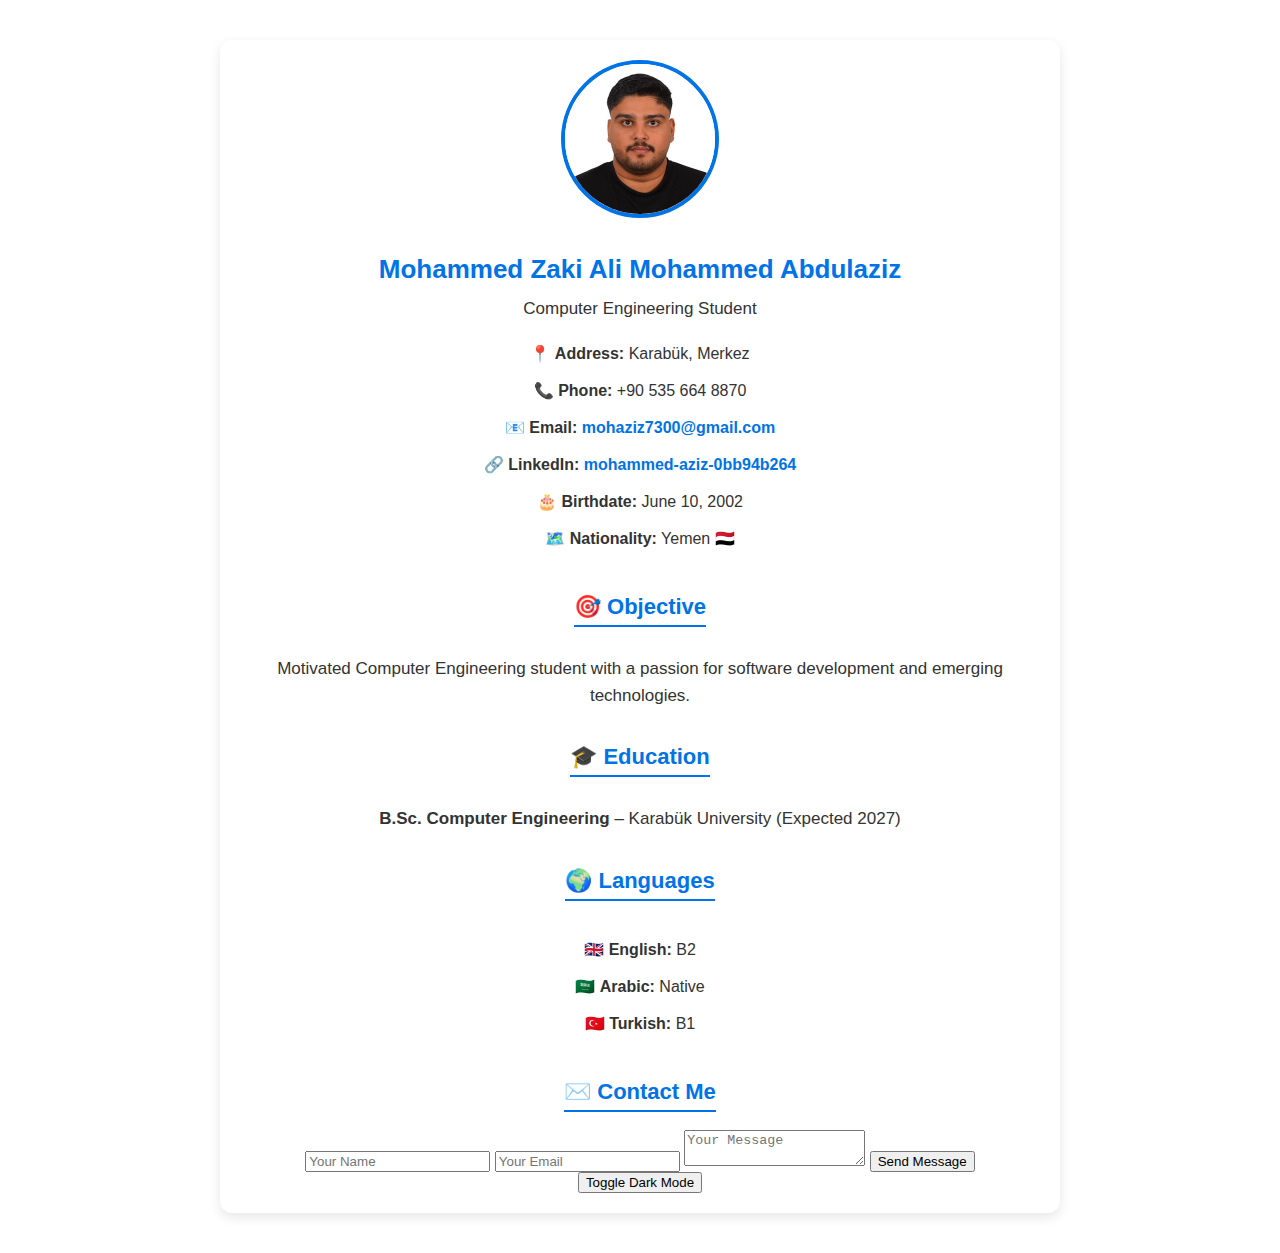
<file: index.html>
<!DOCTYPE html>
<html lang="en">
<head>
  <meta charset="UTF-8">
  <meta name="viewport" content="width=device-width, initial-scale=1.0">
  <title>Mohammed Zaki Ali Mohammed Abdulaziz – Résumé</title>
  <link rel="stylesheet" href="style.css">
</head>
<body>

  <!-- Profile Photo -->
  <div class="photo-container">
    <img src="2310213507.jpg" alt="Photo of Mohammed Zaki Ali Mohammed Abdulaziz">
  </div>

  <!-- Name & Headline -->
  <h1>Mohammed Zaki Ali Mohammed Abdulaziz</h1>
  <p class="headline">Computer Engineering Student</p>

  <!-- Contact Info -->
  <ul class="info">
    <li>📍 <strong>Address:</strong> Karabük, Merkez</li>
    <li>📞 <strong>Phone:</strong> +90 535 664 8870</li>
    <li>📧 <strong>Email:</strong> <a href="mailto:mohaziz7300@gmail.com">mohaziz7300@gmail.com</a></li>
    <li>🔗 <strong>LinkedIn:</strong> <a href="https://www.linkedin.com/in/mohammed-aziz-0bb94b264/" target="_blank">mohammed-aziz-0bb94b264</a></li>
    <li>🎂 <strong>Birthdate:</strong> June 10, 2002</li>
    <li>🗺️ <strong>Nationality:</strong> Yemen 🇾🇪</li>
  </ul>

  <!-- Objective -->
  <section>
    <h2>🎯 Objective</h2>
    <p>Motivated Computer Engineering student with a passion for software development and emerging technologies.</p>
  </section>

  <!-- Education -->
  <section>
    <h2>🎓 Education</h2>
    <p><strong>B.Sc. Computer Engineering</strong> – Karabük University (Expected 2027)</p>
  </section>

  <!-- Languages -->
  <section>
    <h2>🌍 Languages</h2>
    <ul>
      <li>🇬🇧 <strong>English:</strong> B2</li>
      <li>🇸🇦 <strong>Arabic:</strong> Native</li>
      <li>🇹🇷 <strong>Turkish:</strong> B1</li>
    </ul>
  </section>

  <!-- Contact Form -->
  <section id="contact">
    <h2>✉️ Contact Me</h2>
    <form id="contactForm" onsubmit="handleSubmit(event)">
      <input type="text"   name="name"    placeholder="Your Name"    required>
      <input type="email"  name="email"   placeholder="Your Email"   required>
      <textarea name="message" placeholder="Your Message" required></textarea>
      <button type="submit">Send Message</button>
    </form>
    <p id="thankYou" class="thank-you" hidden>Thanks, <span id="userName"></span>! Your message has been received.</p>
  </section>

  <!-- Dark Mode Toggle & Scripts -->
  <button id="themeToggle">Toggle Dark Mode</button>
  <script src="script.js"></script>
</body>
</html>
</file>
<file: style.css>
body {
    font-family: 'Arial', sans-serif;
    background-color: #f4f4f4;
    color: #333;
    max-width: 800px;
    margin: 40px auto;
    padding: 20px;
    background: white;
    border-radius: 12px;
    box-shadow: 0px 4px 12px rgba(0, 0, 0, 0.1);
    text-align: center;
    transition: all 0.3s ease-in-out;
}

img {
    width: 150px;
    height: 150px;
    border-radius: 50%;
    border: 4px solid #0073e6;
    margin-bottom: 15px;
    transition: transform 0.3s ease-in-out;
}

img:hover {
    transform: scale(1.05);
}

h1 {
    font-size: 26px;
    color: #0073e6;
    margin-bottom: 10px;
}

h2 {
    font-size: 22px;
    color: #0073e6;
    margin-top: 25px;
    border-bottom: 2px solid #0073e6;
    display: inline-block;
    padding-bottom: 5px;
}

ul {
    list-style: none;
    padding: 0;
}

ul li {
    font-size: 16px;
    margin: 8px 0;
    padding: 5px 0;
}

a {
    color: #0073e6;
    text-decoration: none;
    font-weight: bold;
    transition: color 0.3s ease-in-out;
}

a:hover {
    color: #005bb5;
    text-decoration: underline;
}

p {
    font-size: 17px;
    line-height: 1.6;
    margin: 10px 0;
}

body:hover {
    box-shadow: 0px 6px 15px rgba(0, 0, 0, 0.15);
}

@media (max-width: 600px) {
    body {
        max-width: 90%;
        padding: 15px;
    }
}
</file>
